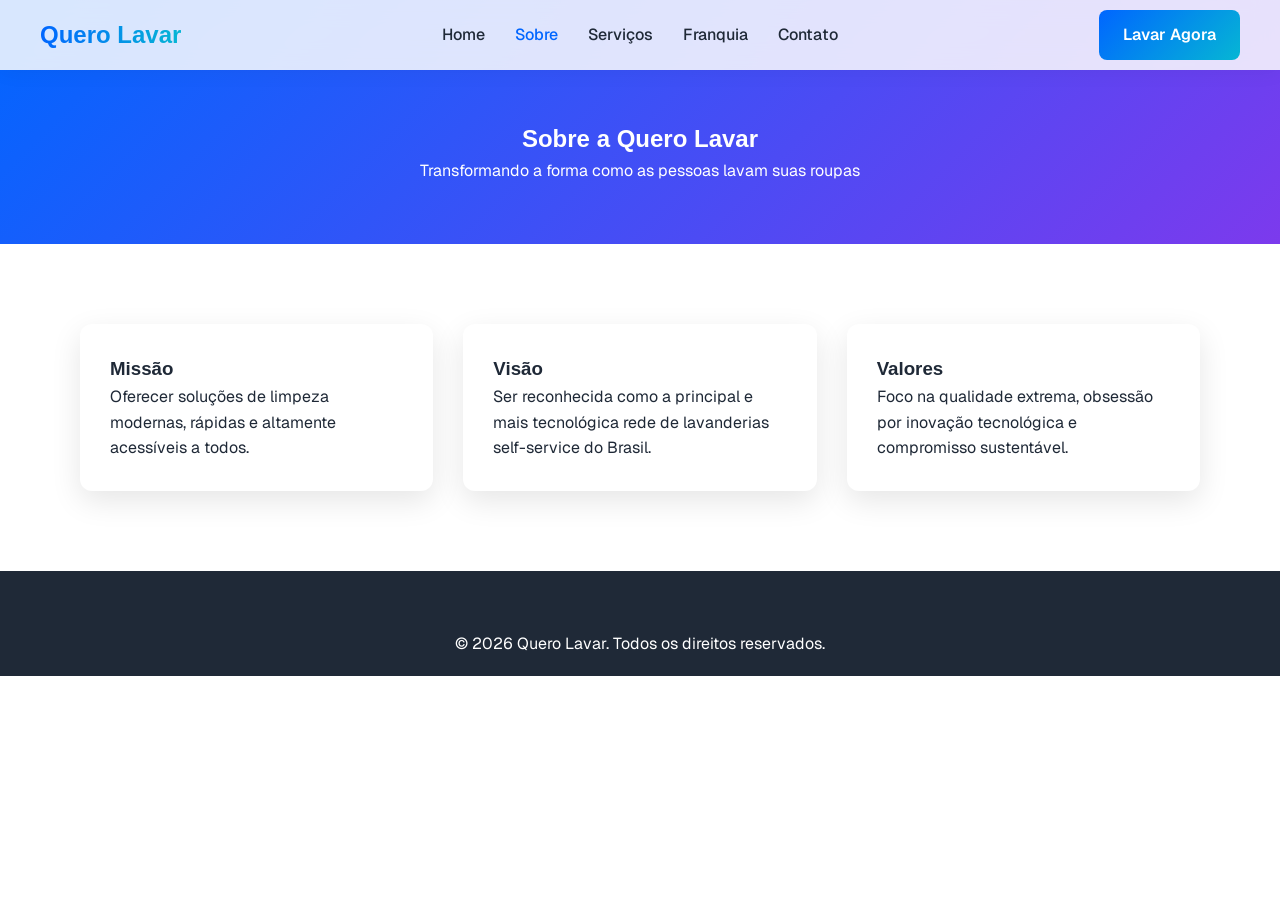
<file: about.html>
<!DOCTYPE html>
<html lang="pt-BR">
<head>
    <meta charset="UTF-8">
    <meta name="viewport" content="width=device-width, initial-scale=1.0">
    <title>Sobre Nós | Quero Lavar</title>
    <link rel="stylesheet" href="css/style.css">
</head>
<body>
    <header class="header">
        <a href="index.html" class="logo">Quero Lavar</a>
        <ul class="nav-menu">
            <li><a href="index.html" class="nav-link">Home</a></li>
            <li><a href="about.html" class="nav-link active">Sobre</a></li>
            <li><a href="services.html" class="nav-link">Serviços</a></li>
            <li><a href="franchise.html" class="nav-link">Franquia</a></li>
            <li><a href="contact.html" class="nav-link">Contato</a></li>
        </ul>
        <a href="services.html" class="btn btn-primary">Lavar Agora</a>
    </header>

    <section class="hero-simple" style="background: linear-gradient(135deg, var(--primary), var(--purple));">
        <h1>Sobre a Quero Lavar</h1>
        <p>Transformando a forma como as pessoas lavam suas roupas</p>
    </section>

    <main class="section-padding card-grid-3 reveal">
        <div class="premium-card">
            <h3>Missão</h3>
            <p>Oferecer soluções de limpeza modernas, rápidas e altamente acessíveis a todos.</p>
        </div>
        <div class="premium-card">
            <h3>Visão</h3>
            <p>Ser reconhecida como a principal e mais tecnológica rede de lavanderias self-service do Brasil.</p>
        </div>
        <div class="premium-card">
            <h3>Valores</h3>
            <p>Foco na qualidade extrema, obsessão por inovação tecnológica e compromisso sustentável.</p>
        </div>
    </main>

    <footer class="footer">
        <p style="text-align: center;">&copy; 2026 Quero Lavar. Todos os direitos reservados.</p>
    </footer>
    <script src="js/main.js"></script>
</body>
</html>
</file>
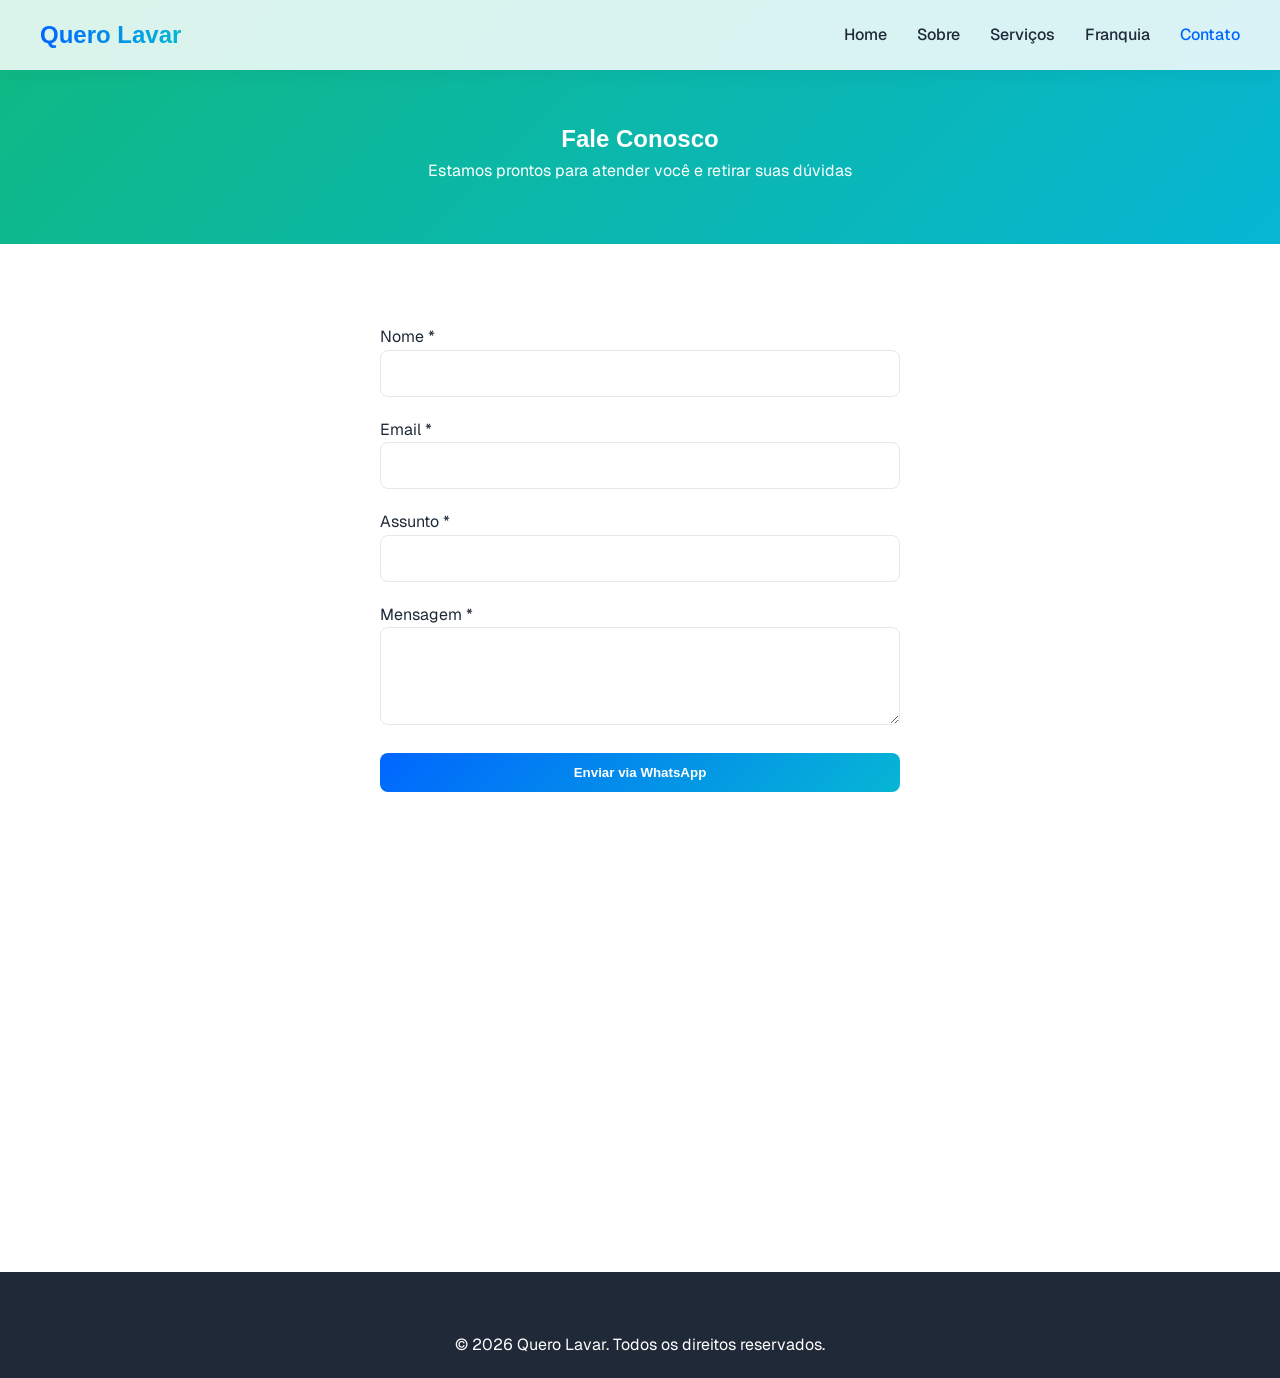
<file: contact.html>
<!DOCTYPE html>
<html lang="pt-BR">
<head>
    <meta charset="UTF-8">
    <meta name="viewport" content="width=device-width, initial-scale=1.0">
    <title>Contato | Quero Lavar</title>
    <link rel="stylesheet" href="css/style.css">
</head>
<body>
    <header class="header">
        <a href="index.html" class="logo">Quero Lavar</a>
        <ul class="nav-menu">
            <li><a href="index.html" class="nav-link">Home</a></li>
            <li><a href="about.html" class="nav-link">Sobre</a></li>
            <li><a href="services.html" class="nav-link">Serviços</a></li>
            <li><a href="franchise.html" class="nav-link">Franquia</a></li>
            <li><a href="contact.html" class="nav-link active">Contato</a></li>
        </ul>
    </header>

    <section class="hero-simple" style="background: linear-gradient(135deg, var(--green), var(--cyan));">
        <h1>Fale Conosco</h1>
        <p>Estamos prontos para atender você e retirar suas dúvidas</p>
    </section>

    <section class="section-padding reveal" style="max-width: 600px;">
        <form id="contactForm">
            <div class="form-group">
                <label>Nome *</label>
                <input type="text" id="ct-nome" class="form-input" required>
            </div>
            <div class="form-group">
                <label>Email *</label>
                <input type="email" id="ct-email" class="form-input" required>
            </div>
            <div class="form-group">
                <label>Assunto *</label>
                <input type="text" id="ct-assunto" class="form-input" required>
            </div>
            <div class="form-group">
                <label>Mensagem *</label>
                <textarea id="ct-msg" class="form-input" rows="4" required></textarea>
            </div>
            <button type="submit" class="btn btn-primary" style="width: 100%;">Enviar via WhatsApp</button>
        </form>
    </section>

    <div style="width: 100%; height: 400px; filter: grayscale(20%);">
        <iframe src="https://www.google.com/maps/embed?pb=!1m14!1m8!1m3!1d14628.536733220536!2d-46.6333!3d-23.5505!3m2!1i1024!2i768!4f13.1!3m3!1m2!1s0x0%3A0x0!2zMjPCsDMzJzAxLjgiUyA0NsKwMzcnNTkuOCJX!5e0!3m2!1spt-BR!2sbr!4v1700000000000!5m2!1spt-BR!2sbr" width="100%" height="100%" style="border:0;" allowfullscreen="" loading="lazy"></iframe>
    </div>

    <footer class="footer"><p style="text-align: center;">&copy; 2026 Quero Lavar. Todos os direitos reservados.</p></footer>
    <script src="js/main.js"></script>
</body>
</html>
</file>
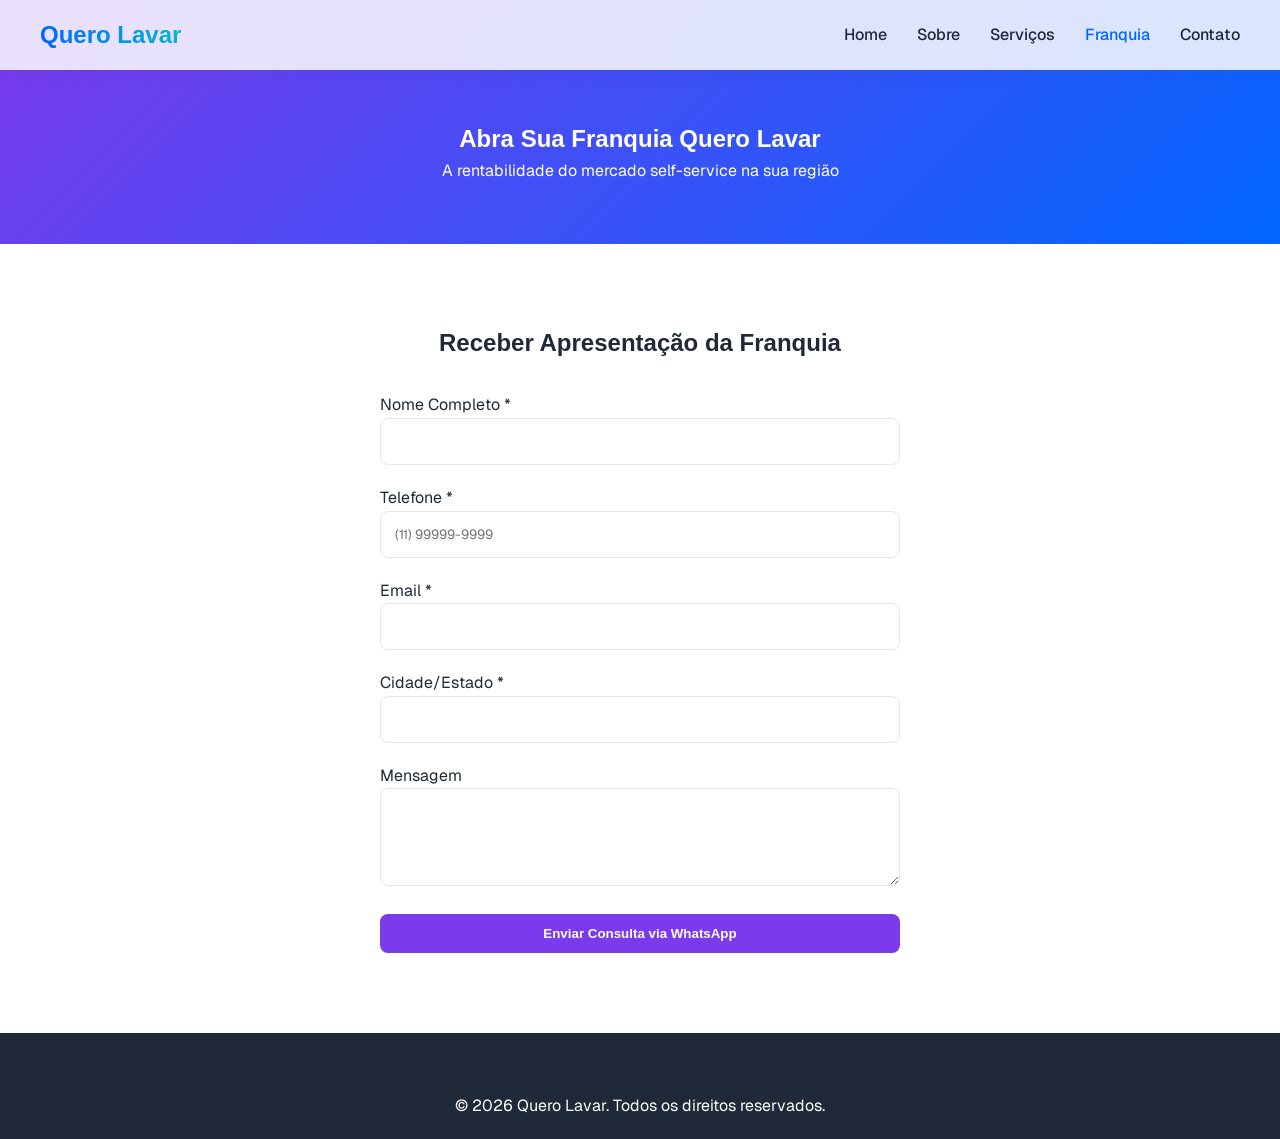
<file: franchise.html>
<!DOCTYPE html>
<html lang="pt-BR">
<head>
    <meta charset="UTF-8">
    <meta name="viewport" content="width=device-width, initial-scale=1.0">
    <title>Seja um Franqueado | Quero Lavar</title>
    <link rel="stylesheet" href="css/style.css">
</head>
<body>
    <header class="header">
        <a href="index.html" class="logo">Quero Lavar</a>
        <ul class="nav-menu">
            <li><a href="index.html" class="nav-link">Home</a></li>
            <li><a href="about.html" class="nav-link">Sobre</a></li>
            <li><a href="services.html" class="nav-link">Serviços</a></li>
            <li><a href="franchise.html" class="nav-link active">Franquia</a></li>
            <li><a href="contact.html" class="nav-link">Contato</a></li>
        </ul>
    </header>

    <section class="hero-simple" style="background: linear-gradient(135deg, var(--purple), var(--primary));">
        <h1>Abra Sua Franquia Quero Lavar</h1>
        <p>A rentabilidade do mercado self-service na sua região</p>
    </section>

    <section class="section-padding reveal" style="max-width: 600px;">
        <h2 style="text-align: center; margin-bottom: 30px;">Receber Apresentação da Franquia</h2>
        <form id="franchiseForm">
            <div class="form-group">
                <label>Nome Completo *</label>
                <input type="text" id="fran-nome" class="form-input" required>
            </div>
            <div class="form-group">
                <label>Telefone *</label>
                <input type="tel" id="fran-tel" class="form-input" placeholder="(11) 99999-9999" required>
            </div>
            <div class="form-group">
                <label>Email *</label>
                <input type="email" id="fran-email" class="form-input" required>
            </div>
            <div class="form-group">
                <label>Cidade/Estado *</label>
                <input type="text" id="fran-cidade" class="form-input" required>
            </div>
            <div class="form-group">
                <label>Mensagem</label>
                <textarea id="fran-msg" class="form-input" rows="4"></textarea>
            </div>
            <button type="submit" class="btn btn-secondary" style="width: 100%;">Enviar Consulta via WhatsApp</button>
        </form>
    </section>

    <footer class="footer"><p style="text-align: center;">&copy; 2026 Quero Lavar. Todos os direitos reservados.</p></footer>
    <script src="js/main.js"></script>
</body>
</html>
</file>
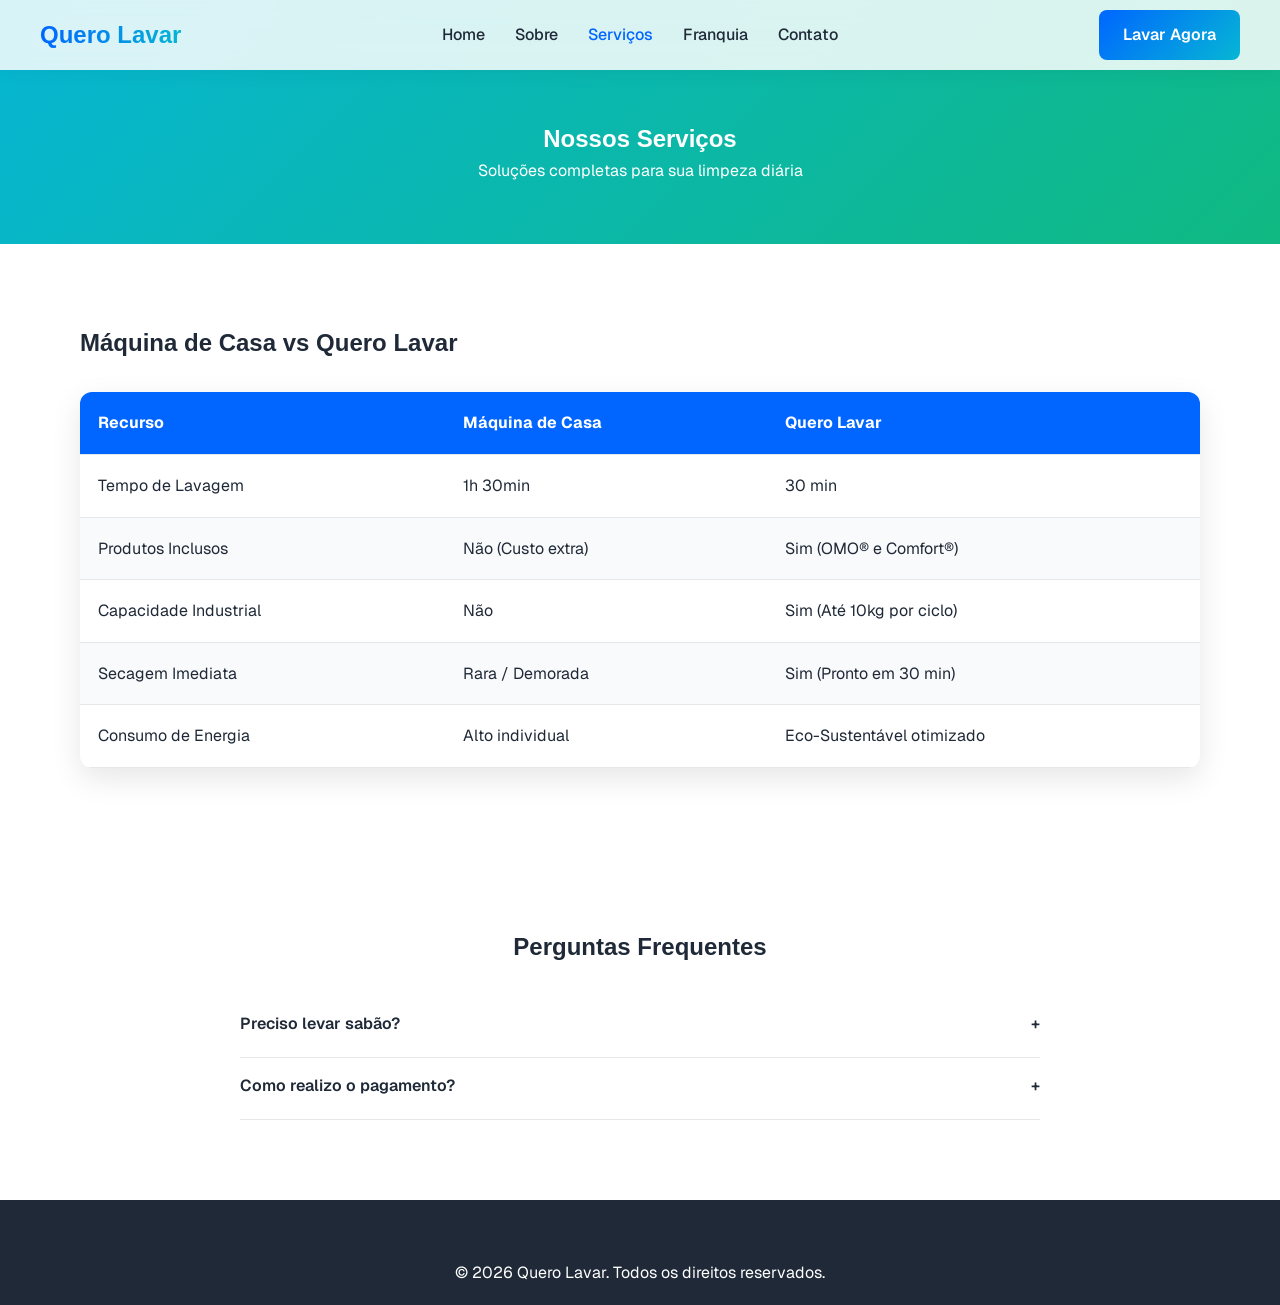
<file: services.html>
<!DOCTYPE html>
<html lang="pt-BR">
<head>
    <meta charset="UTF-8">
    <meta name="viewport" content="width=device-width, initial-scale=1.0">
    <title>Serviços e Preços | Quero Lavar</title>
    <link rel="stylesheet" href="css/style.css">
    <style>
        table { width: 100%; border-collapse: collapse; margin-top: 30px; box-shadow: var(--shadow); border-radius: 12px; overflow: hidden; }
        th, td { padding: 18px; text-align: left; border-bottom: 1px solid #E5E7EB; }
        th { background-color: var(--primary); color: white; }
        tr:nth-child(even) { background-color: #F9FAFB; }
        .accordion-item { border-bottom: 1px solid #E5E7EB; padding: 15px 0; }
        .accordion-header { font-weight: 600; cursor: pointer; display: flex; justify-content: space-between; }
        .accordion-content { max-height: 0; overflow: hidden; transition: max-height 0.3s ease-out; color: #6B7280; padding-top: 5px; }
    </style>
</head>
<body>
    <header class="header">
        <a href="index.html" class="logo">Quero Lavar</a>
        <ul class="nav-menu">
            <li><a href="index.html" class="nav-link">Home</a></li>
            <li><a href="about.html" class="nav-link">Sobre</a></li>
            <li><a href="services.html" class="nav-link active">Serviços</a></li>
            <li><a href="franchise.html" class="nav-link">Franquia</a></li>
            <li><a href="contact.html" class="nav-link">Contato</a></li>
        </ul>
        <a href="services.html" class="btn btn-primary">Lavar Agora</a>
    </header>

    <section class="hero-simple" style="background: linear-gradient(135deg, var(--cyan), var(--green));">
        <h1>Nossos Serviços</h1>
        <p>Soluções completas para sua limpeza diária</p>
    </section>

    <section class="section-padding reveal">
        <h2>Máquina de Casa vs Quero Lavar</h2>
        <table>
            <thead>
                <tr>
                    <th>Recurso</th>
                    <th>Máquina de Casa</th>
                    <th>Quero Lavar</th>
                </tr>
            </thead>
            <tbody>
                <tr><td>Tempo de Lavagem</td><td>1h 30min</td><td>30 min</td></tr>
                <tr><td>Produtos Inclusos</td><td>Não (Custo extra)</td><td>Sim (OMO® e Comfort®)</td></tr>
                <tr><td>Capacidade Industrial</td><td>Não</td><td>Sim (Até 10kg por ciclo)</td></tr>
                <tr><td>Secagem Imediata</td><td>Rara / Demorada</td><td>Sim (Pronto em 30 min)</td></tr>
                <tr><td>Consumo de Energia</td><td>Alto individual</td><td>Eco-Sustentável otimizado</td></tr>
            </tbody>
        </table>
    </section>

    <section class="section-padding reveal">
        <h2 style="text-align:center; margin-bottom: 30px;">Perguntas Frequentes</h2>
        <div style="max-width: 800px; margin: 0 auto;">
            <div class="accordion-item">
                <div class="accordion-header">Preciso levar sabão? <span>+</span></div>
                <div class="accordion-content"><p>Não! O sabão profissional OMO® e o amaciante Comfort® já são dosados e injetados automaticamente em todas as máquinas durante o ciclo.</p></div>
            </div>
            <div class="accordion-item">
                <div class="accordion-header">Como realizo o pagamento? <span>+</span></div>
                <div class="accordion-content"><p>Nosso totem aceita cartões de débito, crédito, aproximação e PIX de forma rápida e segura.</p></div>
            </div>
        </div>
    </section>

    <footer class="footer"><p style="text-align: center;">&copy; 2026 Quero Lavar. Todos os direitos reservados.</p></footer>
    <script src="js/main.js"></script>
</body>
</html>
</file>
<file: css/style.css>
/* @import das fontes especificadas */
@import url('https://fonts.googleapis.com/css2?family=Geist:wght@300;400;500;600&display=swap');
@import url('https://fonts.cdnfonts.com/css/aeonik-pro'); /* Fallback direto via Google Fonts para aproximação ou local */

:root {
    --primary: #0066FF;
    --purple: #7C3AED;
    --cyan: #06B6D4;
    --green: #10B981;
    --dark: #1F2937;
    --white: #FFFFFF;
    --gray-light: #F3F4F6;
    
    --font-heading: 'Aeonik Pro', 'Arial', sans-serif;
    --font-body: 'Geist', 'Arial', sans-serif;
    
    --shadow: 0 10px 30px rgba(0, 0, 0, 0.1);
    --transition: 0.3s ease-in-out;
}

/* Reset Moderno */
* {
    margin: 0;
    padding: 0;
    box-sizing: border-box;
    scroll-behavior: smooth;
}

body {
    font-family: var(--font-body);
    color: var(--dark);
    background-color: var(--white);
    overflow-x: hidden;
    line-height: 1.6;
}

h1, h2, h3, h4 {
    font-family: var(--font-heading);
    font-weight: 700;
}

a {
    text-decoration: none;
    color: inherit;
}

img {
    max-width: 100%;
    display: block;
}

/* Classes de Animação (Intersection Observer) */
.reveal {
    opacity: 0;
    transform: translateY(30px);
    transition: all 0.6s ease-out;
}

.reveal.active {
    opacity: 1;
    transform: translateY(0);
}

/* Componente: Header Fixo */
.header {
    position: fixed;
    top: 0;
    left: 0;
    width: 100%;
    height: 70px;
    background: rgba(254, 254, 254, 0.85);
    backdrop-filter: blur(12px);
    -webkit-backdrop-filter: blur(12px);
    z-index: 1000;
    box-shadow: 0 2px 20px rgba(0,0,0,0.05);
    display: flex;
    align-items: center;
    justify-content: space-between;
    padding: 0 40px;
}

.logo {
    font-family: var(--font-heading);
    font-size: 24px;
    font-weight: 800;
    background: linear-gradient(to right, var(--primary), var(--cyan));
    -webkit-background-clip: text;
    -webkit-text-fill-color: transparent;
}

.nav-menu {
    display: flex;
    gap: 30px;
    list-style: none;
}

.nav-link {
    font-weight: 500;
    transition: var(--transition);
}

.nav-link:hover, .nav-link.active {
    color: var(--primary);
}

.btn {
    padding: 12px 24px;
    border-radius: 8px;
    font-weight: 600;
    cursor: pointer;
    transition: var(--transition);
    border: none;
    display: inline-block;
    text-align: center;
}

.btn-primary {
    background: linear-gradient(135deg, var(--primary), var(--cyan));
    color: var(--white);
}

.btn-primary:hover {
    transform: translateY(-2px);
    box-shadow: 0 5px 15px rgba(0, 102, 255, 0.4);
}

.btn-secondary {
    background: var(--purple);
    color: var(--white);
}

.btn-secondary:hover {
    transform: translateY(-2px);
    box-shadow: 0 5px 15px rgba(124, 58, 237, 0.4);
}

.btn-success {
    background: var(--green);
    color: var(--white);
}

/* Menu Mobile (Hamburger) */
.hamburger {
    display: none;
    cursor: pointer;
    background: none;
    border: none;
    flex-direction: column;
    gap: 6px;
}

.hamburger span {
    width: 25px;
    height: 3px;
    background-color: var(--dark);
    transition: var(--transition);
}

/* Footer Global */
.footer {
    background-color: var(--dark);
    color: var(--white);
    padding: 60px 40px 20px;
}

.footer-grid {
    display: grid;
    grid-template-columns: repeat(4, 100% / 4); /* Evita quebra abrupta */
    gap: 40px;
    max-width: 1200px;
    margin: 0 auto;
}

@media(max-width: 1024px) {
    .footer-grid { grid-template-columns: repeat(2, 1fr); }
}

@media(max-width: 768px) {
    .footer-grid { grid-template-columns: 1fr; }
    .hamburger { display: flex; }
    .nav-menu {
        position: absolute;
        top: 70px;
        left: -100%;
        width: 100%;
        height: calc(100vh - 70px);
        background: var(--white);
        flex-direction: column;
        align-items: center;
        padding-top: 50px;
        transition: var(--transition);
        box-shadow: 0 10px 20px rgba(0,0,0,0.1);
    }
    .nav-menu.active { left: 0; }
    .header .btn { display: none; } /* Oculta CTA no header em mobile */
}

/* Seções de Layout Comuns */
.section-padding {
    padding: 80px 40px;
    max-width: 1200px;
    margin: 0 auto;
}

.hero-simple {
    padding: 120px 40px 60px;
    text-align: center;
    color: var(--white);
}

/* Toast Notification */
.toast {
    position: fixed;
    bottom: 20px;
    right: 20px;
    background: var(--dark);
    color: var(--white);
    padding: 16px 32px;
    border-radius: 8px;
    box-shadow: var(--shadow);
    transform: translateY(100px);
    opacity: 0;
    transition: var(--transition);
    z-index: 2000;
}

.toast.show {
    transform: translateY(0);
    opacity: 1;
}

/* Modais / Lightbox */
.lightbox-modal {
    position: fixed;
    top: 0; left: 0; width: 100%; height: 100%;
    background: rgba(0,0,0,0.9);
    display: flex;
    align-items: center;
    justify-content: center;
    opacity: 0; pointer-events: none;
    transition: var(--transition);
    z-index: 3000;
}
.lightbox-modal.active { opacity: 1; pointer-events: auto; }
.lightbox-content { max-width: 80%; max-height: 80%; border-radius: 12px; }
.lightbox-close { position: absolute; top: 20px; right: 30px; color: white; font-size: 40px; cursor: pointer; }

/* Grid de Cards Único para Estilização */
.card-grid-3 { display: grid; grid-template-columns: repeat(3, 1fr); gap: 30px; }
.card-grid-4 { display: grid; grid-template-columns: repeat(4, 1fr); gap: 30px; }
@media (max-width: 992px) {
    .card-grid-3 { grid-template-columns: repeat(2, 1fr); }
    .card-grid-4 { grid-template-columns: repeat(2, 1fr); }
}
@media (max-width: 576px) {
    .card-grid-3, .card-grid-4 { grid-template-columns: 1fr; }
}

.premium-card {
    background: var(--white);
    padding: 30px;
    border-radius: 12px;
    box-shadow: var(--shadow);
    transition: var(--transition);
}
.premium-card:hover {
    transform: translateY(-5px);
    border-left: 4px solid var(--primary);
}

/* Estilos de inputs */
.form-group { margin-bottom: 20px; }
.form-input {
    width: 100%; padding: 14px; border: 1px solid #E5E7EB;
    border-radius: 8px; font-family: var(--font-body); outline: none;
    transition: var(--transition);
}
.form-input:focus { border-color: var(--primary); box-shadow: 0 0 0 3px rgba(0,102,255,0.15); }
</file>
